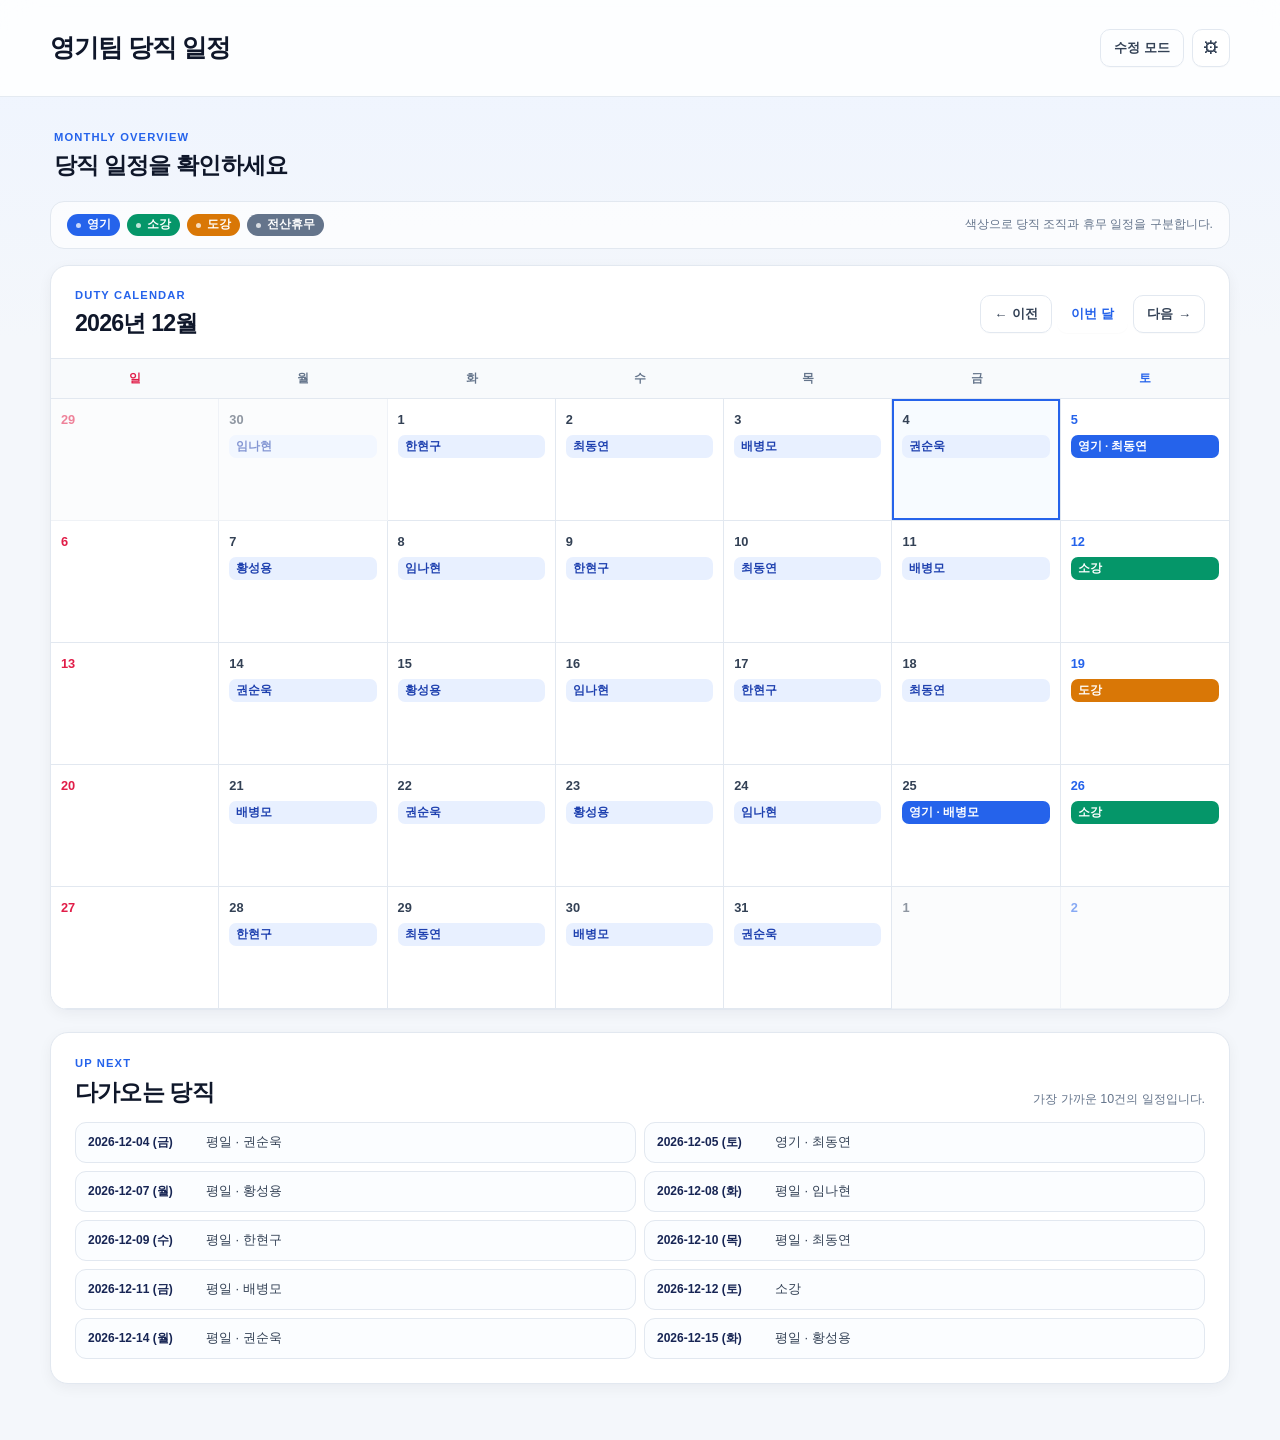
<file: index.html>
<!doctype html>
<html lang="ko">
<head>
  <meta charset="UTF-8">
  <meta name="viewport" content="width=device-width, initial-scale=1.0">
  <meta name="theme-color" content="#172554">
  <meta name="description" content="영기팀의 월별 당직 일정과 다가오는 당직을 확인하는 일정표입니다.">
  <title>영기팀 당직 일정</title>
  <link rel="stylesheet" href="style.css">
</head>
<body>
  <header class="site-header">
    <div class="shell topbar">
      <div class="brand">
        <h1>영기팀 당직 일정</h1>
      </div>
      <div class="topbar-actions">
        <span id="dirty-badge" class="dirty-badge" hidden>저장 전 변경사항</span>
        <button id="btn-edit-toggle" class="btn btn-outline">수정 모드</button>
        <button id="btn-save" class="btn btn-primary" hidden>변경사항 저장</button>
        <button id="btn-settings" class="btn btn-icon" title="GitHub 연결 설정" aria-label="GitHub 연결 설정">⚙</button>
      </div>
    </div>
  </header>

  <main class="shell page-content">
    <section class="schedule-intro" aria-label="당직표 안내">
      <div>
        <p class="section-kicker">MONTHLY OVERVIEW</p>
        <h2>당직 일정을 확인하세요</h2>
      </div>
    </section>

    <section class="legend" aria-label="당직 구분 안내">
      <div class="legend-groups">
        <span class="chip org-영기"><i></i>영기</span>
        <span class="chip org-소강"><i></i>소강</span>
        <span class="chip org-도강"><i></i>도강</span>
        <span class="chip org-전산휴무"><i></i>전산휴무</span>
      </div>
      <span class="legend-note">색상으로 당직 조직과 휴무 일정을 구분합니다.</span>
    </section>

    <section class="calendar-panel" aria-label="월간 당직 일정">
      <div class="calendar-panel-header">
        <div>
          <p class="section-kicker">DUTY CALENDAR</p>
          <h2 id="month-label" class="month-label">-</h2>
        </div>
        <nav class="month-nav" aria-label="월 선택">
          <button id="btn-prev" class="btn btn-outline nav-button"><span aria-hidden="true">←</span> 이전</button>
          <button id="btn-today" class="btn btn-quiet">이번 달</button>
          <button id="btn-next" class="btn btn-outline nav-button">다음 <span aria-hidden="true">→</span></button>
        </nav>
      </div>
      <div id="calendar" class="calendar"></div>
      <div id="mobile-calendar" class="mobile-calendar" aria-label="모바일 월간 당직 일정"></div>
    </section>

    <section id="upcoming" class="upcoming" aria-label="다가오는 당직">
      <div class="upcoming-heading">
        <div>
          <p class="section-kicker">UP NEXT</p>
          <h2>다가오는 당직</h2>
        </div>
        <p>가장 가까운 10건의 일정입니다.</p>
      </div>
      <div id="upcoming-list" class="upcoming-list"></div>
    </section>
  </main>

  <dialog id="day-modal" class="modal">
    <form method="dialog" id="day-form">
      <p class="section-kicker">EDIT DUTY</p>
      <h3 id="day-modal-title">날짜 수정</h3>
      <label class="field">
        <span>구분</span>
        <select id="f-type">
          <option value="평일">평일</option>
          <option value="휴일">휴일</option>
        </select>
      </label>
      <div id="weekend-fields">
        <label class="field">
          <span>당직 조직</span>
          <select id="f-org">
            <option value="영기">영기</option>
            <option value="소강">소강</option>
            <option value="도강">도강</option>
            <option value="전산휴무">전산휴무</option>
            <option value="">(없음)</option>
          </select>
        </label>
        <label class="field">
          <span>영기 담당자 <small>(영기 조직일 때)</small></span>
          <input id="f-weekend-person" type="text" placeholder="예: 배병모">
        </label>
        <label class="field">
          <span>비고</span>
          <input id="f-note" type="text" placeholder="예: (추가)권순욱, 명절연휴 등">
        </label>
      </div>
      <div id="weekday-fields">
        <label class="field">
          <span>영기 평일 당직자</span>
          <input id="f-weekday-person" type="text" placeholder="예: 임나현">
        </label>
      </div>
      <div class="modal-actions">
        <button type="button" id="btn-day-delete" class="btn btn-danger">일정 비우기</button>
        <div class="spacer"></div>
        <button type="button" id="btn-day-cancel" class="btn btn-outline">취소</button>
        <button type="button" id="btn-day-save" class="btn btn-primary">적용</button>
      </div>
    </form>
  </dialog>

  <dialog id="settings-modal" class="modal">
    <form method="dialog" id="settings-form">
      <p class="section-kicker">GITHUB CONNECTION</p>
      <h3>저장 연결 설정</h3>
      <p class="hint">수정한 일정은 이 설정을 이용해 GitHub 저장소의 <code>data/schedule.json</code> 파일에 저장됩니다. 토큰은 이 브라우저에만 보관됩니다.</p>
      <label class="field">
        <span>저장소 소유자</span>
        <input id="s-owner" type="text" placeholder="예: cyo5812">
      </label>
      <label class="field">
        <span>저장소 이름</span>
        <input id="s-repo" type="text" placeholder="예: youngki_dangzik">
      </label>
      <label class="field">
        <span>브랜치</span>
        <input id="s-branch" type="text" placeholder="예: main">
      </label>
      <label class="field">
        <span>Personal Access Token</span>
        <input id="s-token" type="password" placeholder="ghp_... (Contents 쓰기 권한 필요)">
      </label>
      <p class="hint">토큰은 GitHub에서 발급한 뒤, 이 저장소에 대해서만 <strong>Contents: Read and write</strong> 권한을 부여해 사용하세요.</p>
      <div class="modal-actions">
        <div class="spacer"></div>
        <button type="button" id="btn-settings-cancel" class="btn btn-outline">취소</button>
        <button type="button" id="btn-settings-save" class="btn btn-primary">저장</button>
      </div>
    </form>
  </dialog>

  <div id="toast" class="toast" hidden></div>
  <script src="app.js"></script>
</body>
</html>
</file>
<file: style.css>
:root {
  --navy-950: #0f172a;
  --navy-900: #172554;
  --navy-800: #1e3a8a;
  --blue-600: #2563eb;
  --blue-500: #3b82f6;
  --blue-50: #eff6ff;
  --sky-50: #f0f9ff;
  --ink: #172033;
  --muted: #64748b;
  --subtle: #94a3b8;
  --line: #e2e8f0;
  --surface: #ffffff;
  --background: #f4f7fb;
  --danger: #dc2626;
  --org-영기: #2563eb;
  --org-소강: #059669;
  --org-도강: #d97706;
  --org-전산휴무: #64748b;
  --today-ring: #2563eb;
  --shadow-sm: 0 4px 14px rgba(15, 23, 42, 0.05);
  --shadow-md: 0 16px 34px rgba(15, 23, 42, 0.08);
}

* { box-sizing: border-box; }
html { background: var(--background); }
body {
  margin: 0;
  min-width: 320px;
  padding-bottom: 56px;
  color: var(--ink);
  background: linear-gradient(180deg, #eef4ff 0, var(--background) 340px);
  font-family: "Pretendard", "SUIT", -apple-system, BlinkMacSystemFont, "Segoe UI", "Malgun Gothic", sans-serif;
  -webkit-font-smoothing: antialiased;
}
button, input, select { font: inherit; }
button { -webkit-tap-highlight-color: transparent; }
.shell { width: min(1180px, calc(100% - 48px)); margin: 0 auto; }

.site-header {
  background: rgba(255, 255, 255, 0.84);
  border-bottom: 1px solid rgba(226, 232, 240, 0.9);
  backdrop-filter: blur(16px);
  position: sticky;
  top: 0;
  z-index: 10;
}
.topbar { min-height: 96px; display: flex; align-items: center; justify-content: space-between; gap: 24px; }
.brand { min-width: 0; }
.eyebrow, .section-kicker {
  margin: 0 0 6px;
  color: var(--blue-600);
  font-size: 0.7rem;
  font-weight: 800;
  letter-spacing: 0.1em;
  line-height: 1.2;
}
.topbar h1 { margin: 0; color: var(--navy-950); font-size: clamp(1.28rem, 2vw, 1.58rem); letter-spacing: -0.04em; }
.brand-description { margin: 5px 0 0; color: var(--muted); font-size: 0.82rem; }
.topbar-actions { display: flex; align-items: center; justify-content: flex-end; flex-wrap: wrap; gap: 8px; }

.btn {
  min-height: 38px;
  border: 1px solid var(--line);
  border-radius: 10px;
  padding: 8px 13px;
  color: #334155;
  background: var(--surface);
  box-shadow: 0 1px 1px rgba(15, 23, 42, 0.02);
  font-size: 0.82rem;
  font-weight: 700;
  cursor: pointer;
  transition: transform 0.15s ease, border-color 0.15s ease, background 0.15s ease, box-shadow 0.15s ease;
}
.btn:hover { border-color: #bfdbfe; background: var(--blue-50); box-shadow: var(--shadow-sm); }
.btn:active { transform: translateY(1px); }
.btn:focus-visible, input:focus-visible, select:focus-visible { outline: 3px solid rgba(59, 130, 246, 0.28); outline-offset: 2px; }
.btn-outline { background: transparent; }
.btn-quiet { border-color: transparent; background: transparent; color: var(--blue-600); }
.btn-quiet:hover { background: var(--blue-50); border-color: transparent; }
.btn-primary { border-color: var(--navy-900); background: var(--navy-900); color: #fff; }
.btn-primary:hover { border-color: var(--blue-800); background: var(--navy-800); }
.btn-danger { color: var(--danger); border-color: #fecaca; background: #fff; }
.btn-danger:hover { background: #fef2f2; border-color: #fca5a5; }
.btn-icon { width: 38px; padding: 7px; font-size: 1rem; }
.dirty-badge { border: 1px solid #fde68a; border-radius: 999px; padding: 5px 9px; color: #92400e; background: #fffbeb; font-size: 0.72rem; font-weight: 700; white-space: nowrap; }

.page-content { padding-top: 34px; }
.schedule-intro { display: flex; align-items: end; justify-content: space-between; gap: 32px; padding: 0 4px 20px; }
.schedule-intro h2, .calendar-panel h2, .upcoming h2 { margin: 0; color: var(--navy-950); font-size: clamp(1.2rem, 2vw, 1.45rem); letter-spacing: -0.035em; }
.schedule-intro > p { max-width: 530px; margin: 0; color: var(--muted); font-size: 0.85rem; line-height: 1.65; text-align: right; }
.legend { display: flex; align-items: center; justify-content: space-between; gap: 16px; margin-bottom: 16px; padding: 12px 16px; border: 1px solid var(--line); border-radius: 14px; background: rgba(255, 255, 255, 0.68); }
.legend-groups { display: flex; align-items: center; flex-wrap: wrap; gap: 7px; }
.chip { display: inline-flex; align-items: center; gap: 6px; border-radius: 999px; padding: 5px 9px; color: #fff; font-size: 0.72rem; font-weight: 800; line-height: 1; }
.chip i { display: block; width: 5px; height: 5px; border-radius: 50%; background: rgba(255,255,255,.75); }
.chip.org-영기 { background: var(--org-영기); }.chip.org-소강 { background: var(--org-소강); }.chip.org-도강 { background: var(--org-도강); }.chip.org-전산휴무 { background: var(--org-전산휴무); }
.legend-note { color: var(--muted); font-size: 0.76rem; line-height: 1.45; }

.calendar-panel, .upcoming { border: 1px solid var(--line); border-radius: 18px; background: var(--surface); box-shadow: var(--shadow-sm); }
.calendar-panel { overflow: hidden; }
.calendar-panel-header { display: flex; align-items: center; justify-content: space-between; gap: 24px; padding: 23px 24px 19px; border-bottom: 1px solid var(--line); }
.month-label { font-weight: 800; }
.month-nav { display: flex; align-items: center; gap: 5px; }
.nav-button { display: inline-flex; align-items: center; gap: 5px; }
.calendar { display: grid; grid-template-columns: repeat(7, minmax(0, 1fr)); }
.cal-dow { padding: 12px 0; color: var(--muted); background: #f8fafc; border-bottom: 1px solid var(--line); font-size: 0.73rem; font-weight: 800; text-align: center; }
.cal-dow.sun { color: #e11d48; }.cal-dow.sat { color: var(--blue-600); }
.cal-cell { position: relative; display: flex; min-height: 122px; flex-direction: column; gap: 6px; padding: 10px; border-right: 1px solid var(--line); border-bottom: 1px solid var(--line); background: var(--surface); transition: background 0.15s ease; }
.cal-cell:nth-child(7n) { border-right: 0; }
.cal-cell.outside { background: #f8fafc; opacity: .55; }
.cal-cell.editable { cursor: pointer; }
.cal-cell.editable:hover { background: #f1f6ff; }
.cal-cell.is-today { z-index: 1; background: #f7fbff; box-shadow: inset 0 0 0 2px var(--today-ring); }
.cal-date { display: flex; align-items: center; min-height: 20px; color: #334155; font-size: .8rem; font-weight: 800; }.cal-date.sun { color: #e11d48; }.cal-date.sat { color: var(--blue-600); }
.cal-tag { overflow: hidden; border-radius: 7px; padding: 4px 7px; color: #fff; font-size: .72rem; font-weight: 750; line-height: 1.3; text-overflow: ellipsis; white-space: nowrap; }.cal-tag.org-영기 { background: var(--org-영기); }.cal-tag.org-소강 { background: var(--org-소강); }.cal-tag.org-도강 { background: var(--org-도강); }.cal-tag.org-전산휴무 { background: var(--org-전산휴무); }
.cal-tag.weekday-person { color: #1e40af; background: #e8f0ff; }.cal-note { color: #a16207; font-size: .68rem; font-weight: 600; line-height: 1.35; }
.mobile-calendar { display: none; }

.upcoming { margin-top: 22px; padding: 24px; }
.upcoming-heading { display: flex; align-items: flex-end; justify-content: space-between; gap: 20px; margin-bottom: 14px; }.upcoming-heading > p { margin: 0; color: var(--muted); font-size: .78rem; }
.upcoming-list { display: grid; grid-template-columns: repeat(2, minmax(0, 1fr)); gap: 8px; }.upcoming-row { display: flex; align-items: center; gap: 10px; min-width: 0; padding: 11px 12px; border: 1px solid var(--line); border-radius: 11px; background: #fbfdff; color: #334155; font-size: .81rem; }.upcoming-date { min-width: 108px; color: var(--navy-900); font-size: .75rem; font-weight: 800; }.upcoming-empty { padding: 12px 0; color: var(--muted); font-size: .85rem; }

.modal { width: min(440px, calc(100vw - 32px)); max-height: calc(100vh - 32px); overflow-y: auto; border: 1px solid var(--line); border-radius: 18px; padding: 24px; box-shadow: var(--shadow-md); }.modal::backdrop { background: rgba(15, 23, 42, .52); backdrop-filter: blur(2px); }.modal h3 { margin: 0 0 18px; color: var(--navy-950); font-size: 1.15rem; letter-spacing: -0.03em; }.field { display: flex; flex-direction: column; gap: 6px; margin-bottom: 13px; color: #475569; font-size: .8rem; font-weight: 800; }.field small { color: var(--subtle); font-weight: 600; }.field input, .field select { width: 100%; min-height: 40px; border: 1px solid #cbd5e1; border-radius: 9px; padding: 8px 10px; color: var(--ink); background: #fff; font-size: .88rem; }.hint { margin: 0 0 16px; color: var(--muted); font-size: .78rem; line-height: 1.6; }.hint code { border-radius: 4px; padding: 1px 4px; color: #1e40af; background: #eff6ff; }.modal-actions { display: flex; align-items: center; gap: 8px; margin-top: 20px; }.spacer { flex: 1; }
.toast { position: fixed; bottom: 24px; left: 50%; z-index: 50; max-width: calc(100vw - 32px); transform: translateX(-50%); border-radius: 10px; padding: 11px 15px; color: #fff; background: var(--navy-950); box-shadow: var(--shadow-md); font-size: .82rem; font-weight: 700; text-align: center; }.toast.error { background: #991b1b; }.toast.success { background: #047857; }

@media (max-width: 760px) {
  body { padding-bottom: 32px; background: linear-gradient(180deg, #eef4ff 0, var(--background) 230px); }.shell { width: min(100% - 28px, 680px); }.site-header { position: relative; }.topbar { min-height: 0; align-items: flex-start; flex-direction: column; gap: 15px; padding: 18px 0; }.brand-description { max-width: 330px; font-size: .76rem; }.topbar-actions { width: 100%; justify-content: flex-start; }.topbar-actions .btn { flex: 0 0 auto; }.topbar-actions #btn-edit-toggle, .topbar-actions #btn-save { flex: 1; }.page-content { padding-top: 25px; }.schedule-intro { align-items: flex-start; flex-direction: column; gap: 10px; padding-bottom: 17px; }.schedule-intro > p { max-width: none; text-align: left; font-size: .8rem; }.legend { align-items: flex-start; flex-direction: column; gap: 10px; padding: 12px; }.legend-note { font-size: .73rem; }.calendar-panel { border-radius: 15px; }.calendar-panel-header { align-items: flex-start; flex-direction: column; gap: 15px; padding: 19px 16px 15px; }.month-nav { width: 100%; display: grid; grid-template-columns: 1fr auto 1fr; gap: 4px; }.month-nav .btn { min-height: 38px; padding: 7px 9px; }.month-nav .nav-button:first-child { justify-content: flex-start; }.month-nav .nav-button:last-child { justify-content: flex-end; }.calendar { display: none; }.mobile-calendar { display: flex; flex-direction: column; }.mobile-day { display: grid; grid-template-columns: 42px minmax(0, 1fr); gap: 10px; min-height: 59px; padding: 10px 14px; border-bottom: 1px solid var(--line); background: #fff; }.mobile-day:last-child { border-bottom: 0; }.mobile-day.is-today { background: #f0f7ff; }.mobile-day.outside { display: none; }.mobile-day.editable { cursor: pointer; }.mobile-date { display: flex; flex-direction: column; align-items: center; gap: 2px; color: var(--muted); font-size: .7rem; font-weight: 700; }.mobile-date strong { color: #334155; font-size: 1rem; line-height: 1.1; }.mobile-date.sun strong { color: #e11d48; }.mobile-date.sat strong { color: var(--blue-600); }.mobile-duty { display: flex; flex-direction: column; justify-content: center; min-width: 0; gap: 3px; }.mobile-duty .cal-tag { align-self: flex-start; max-width: 100%; }.mobile-empty { color: #cbd5e1; font-size: .78rem; }.upcoming { margin-top: 16px; border-radius: 15px; padding: 19px 16px; }.upcoming-heading { align-items: flex-start; flex-direction: column; gap: 5px; margin-bottom: 12px; }.upcoming-list { grid-template-columns: 1fr; gap: 6px; }.upcoming-row { gap: 8px; padding: 10px; font-size: .78rem; }.upcoming-date { min-width: 97px; font-size: .7rem; }.modal { padding: 20px 16px; }.modal-actions { flex-wrap: wrap; }.modal-actions #btn-day-delete { order: 3; width: 100%; margin-top: 3px; }.modal-actions .spacer { display: none; }
}

@media (max-width: 390px) {
  .topbar-actions { gap: 6px; }.topbar-actions .btn { font-size: .76rem; }.dirty-badge { width: 100%; text-align: center; }.month-nav .btn { font-size: .75rem; }.chip { font-size: .68rem; }
}
</file>
